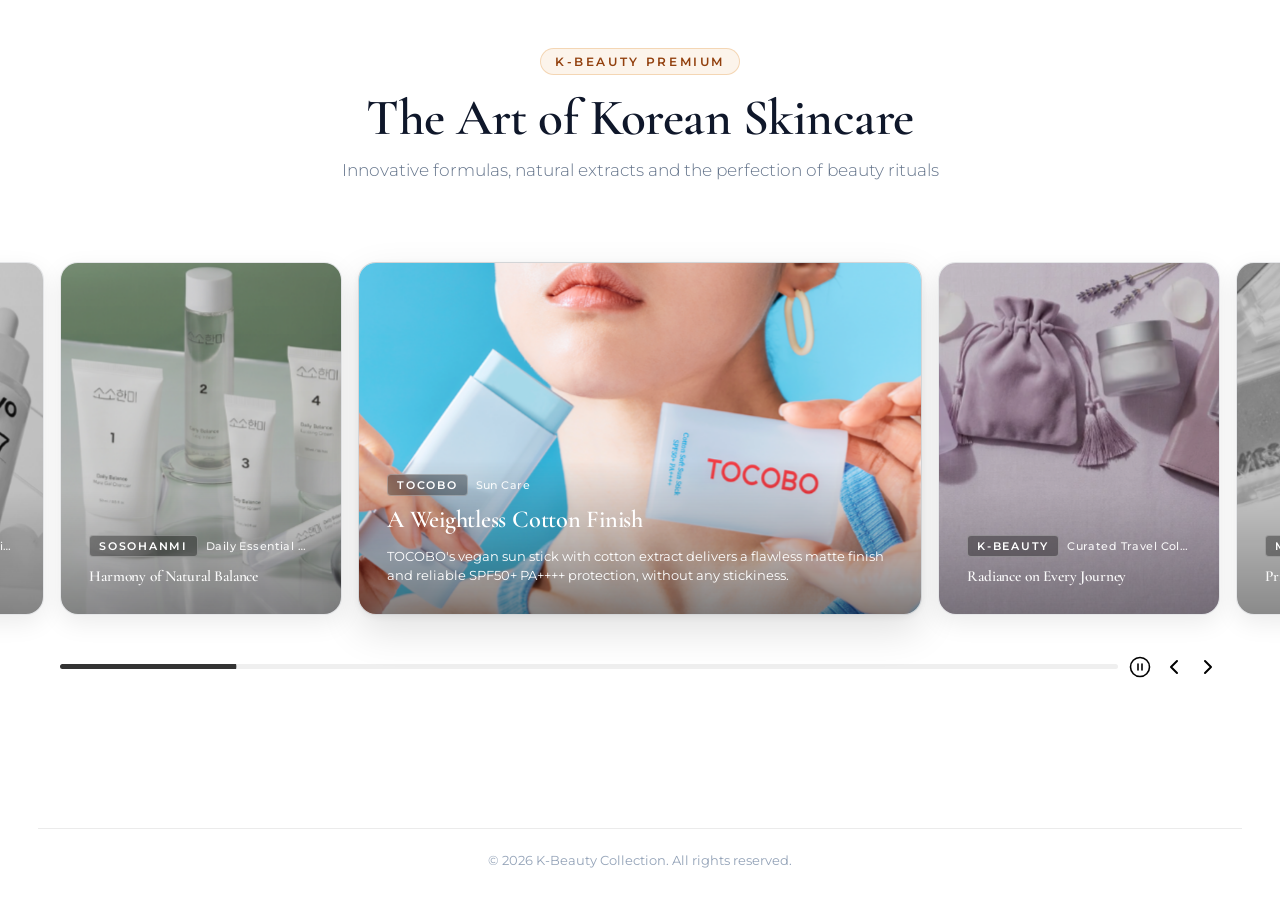
<file: banner_test/index.html>
<!DOCTYPE html>
<html lang="en">
<head>
  <meta charset="UTF-8" />
  <meta name="viewport" content="width=device-width, initial-scale=1.0" />
  <meta name="description" content="Premium Korean cosmetics: an interactive gallery of iconic brands and innovative beauty formulas." />
  <title>Premium Korean Cosmetics - Brand Collection</title>

  <!-- Google Fonts: Cormorant Garamond & Montserrat -->
  <link rel="preconnect" href="https://fonts.googleapis.com" />
  <link rel="preconnect" href="https://fonts.gstatic.com" crossorigin />
  <link href="https://fonts.googleapis.com/css2?family=Cormorant+Garamond:ital,wght@0,500;0,600;0,700;1,400;1,600&family=Montserrat:wght@300;400;500;600&display=swap" rel="stylesheet" />

  <!-- Main Stylesheet -->
  <link rel="stylesheet" href="css/style.css" />
</head>
<body>
  <div class="page-wrapper">
    <!-- Header -->
    <header class="site-header">
      <div class="header-inner">
        <span class="header-badge">K-Beauty Premium</span>
        <h1 class="header-title">The Art of Korean Skincare</h1>
        <p class="header-description">Innovative formulas, natural extracts and the perfection of beauty rituals</p>
      </div>
    </header>

    <!-- Accordion Banner Slider Section -->
    <main class="main-content">
      <section class="slider-section" aria-label="Premium brand collection">
        <div class="slider-container" role="region" aria-roledescription="carousel" aria-label="Brand banner gallery">

          <!-- Slider Track with 6 Brand Cards (5 visible on wide screens, 3 at 1480px and below) -->
          <div class="slider-track" id="sliderTrack">

            <!-- Card 0: TOCOBO -->
            <article class="slider-card" data-index="0" data-brand="tocobo" id="card-tocobo" role="group" aria-roledescription="slide" aria-label="1 of 6: TOCOBO">
              <div class="card-media">
                <img src="assets/images/banners/banner_tocobo.webp" alt="TOCOBO sun care" class="card-image" loading="eager" />
                <div class="card-scrim"></div>
              </div>
              <div class="card-content">
                <div class="card-meta">
                  <span class="card-brand-name">TOCOBO</span>
                  <span class="card-category">Sun Care</span>
                </div>
                <h2 class="card-headline">A Weightless Cotton Finish</h2>
                <div class="card-subtext-wrapper">
                  <p class="card-subtext">TOCOBO's vegan sun stick with cotton extract delivers a flawless matte finish and reliable SPF50+&nbsp;PA++++ protection, without any stickiness.</p>
                </div>
              </div>
            </article>

            <!-- Card 1: K-BEAUTY -->
            <article class="slider-card" data-index="1" data-brand="k-beauty" id="card-kbeauty" role="group" aria-roledescription="slide" aria-label="2 of 6: K-BEAUTY">
              <div class="card-media">
                <img src="assets/images/banners/banner_kbeauty.webp" alt="K-BEAUTY curated travel collection" class="card-image" loading="eager" />
                <div class="card-scrim"></div>
              </div>
              <div class="card-content">
                <div class="card-meta">
                  <span class="card-brand-name">K-BEAUTY</span>
                  <span class="card-category">Curated Travel Collection</span>
                </div>
                <h2 class="card-headline">Radiance on Every Journey</h2>
                <div class="card-subtext-wrapper">
                  <p class="card-subtext">An exclusive travel set of iconic Korean bestsellers for deep hydration and a fresh complexion, wherever in the world you are.</p>
                </div>
              </div>
            </article>

            <!-- Card 2: MISSHA -->
            <article class="slider-card" data-index="2" data-brand="missha" id="card-missha" role="group" aria-roledescription="slide" aria-label="3 of 6: MISSHA">
              <div class="card-media">
                <img src="assets/images/banners/banner_missha.webp" alt="MISSHA prismatic eye shadow" class="card-image" loading="eager" />
                <div class="card-scrim"></div>
              </div>
              <div class="card-content">
                <div class="card-meta">
                  <span class="card-brand-name">MISSHA</span>
                  <span class="card-category">Eye Makeup &amp; Glow</span>
                </div>
                <h2 class="card-headline">Prismatic Radiance for the Eyes</h2>
                <div class="card-subtext-wrapper">
                  <p class="card-subtext">The MISSHA Modern Shadow collection: a silky veil of ultra-fine pigments and multifaceted shimmer for expressive eye makeup.</p>
                </div>
              </div>
            </article>

            <!-- Card 3: REJUVELAB -->
            <article class="slider-card" data-index="3" data-brand="rejuvelab" id="card-rejuvelab" role="group" aria-roledescription="slide" aria-label="4 of 6: REJUVELAB">
              <div class="card-media">
                <img src="assets/images/banners/banner_rejuvelab.webp" alt="REJUVELAB clinical dermocosmetics" class="card-image" loading="lazy" />
                <div class="card-scrim"></div>
              </div>
              <div class="card-content">
                <div class="card-meta">
                  <span class="card-brand-name">REJUVELAB</span>
                  <span class="card-category">Clinical Dermocosmetics</span>
                </div>
                <h2 class="card-headline">Cellular PDRN Regeneration</h2>
                <div class="card-subtext-wrapper">
                  <p class="card-subtext">An innovative biotic care with salmon DNA (1400&nbsp;ppm) and retinoate awakens the skin's own resources, restoring density and youthfulness.</p>
                </div>
              </div>
            </article>

            <!-- Card 4: MANYO -->
            <article class="slider-card" data-index="4" data-brand="manyo" id="card-manyo" role="group" aria-roledescription="slide" aria-label="5 of 6: MANYO">
              <div class="card-media">
                <img src="assets/images/banners/banner_manyo.webp" alt="MANYO antioxidant brightening" class="card-image" loading="eager" />
                <div class="card-scrim"></div>
              </div>
              <div class="card-content">
                <div class="card-meta">
                  <span class="card-brand-name">MANYO</span>
                  <span class="card-category">Antioxidant Brightening</span>
                </div>
                <h2 class="card-headline">Absolute Tone Radiance</h2>
                <div class="card-subtext-wrapper">
                  <p class="card-subtext">The power of glutathione and niacinamide in the Manyo Glutathione&nbsp;7 line: effective brightening of pigmentation and a porcelain glow from within.</p>
                </div>
              </div>
            </article>

            <!-- Card 5: SOSOHANMI -->
            <article class="slider-card" data-index="5" data-brand="sosohanmi" id="card-sosohanmi" role="group" aria-roledescription="slide" aria-label="6 of 6: SOSOHANMI">
              <div class="card-media">
                <img src="assets/images/banners/banner_sosohanmi.webp" alt="SOSOHANMI daily essential care" class="card-image" loading="eager" />
                <div class="card-scrim"></div>
              </div>
              <div class="card-content">
                <div class="card-meta">
                  <span class="card-brand-name">SOSOHANMI</span>
                  <span class="card-category">Daily Essential Care</span>
                </div>
                <h2 class="card-headline">Harmony of Natural Balance</h2>
                <div class="card-subtext-wrapper">
                  <p class="card-subtext">The Sosohanmi Daily Balance ritual: gentle restoration of the skin barrier and exceptional comfort for sensitive skin.</p>
                </div>
              </div>
            </article>

          </div>

          <!-- Controls: progress bar, play/pause, prev / next -->
          <div class="slider-controls" aria-label="Slider navigation">
            <div class="slider-progress" role="presentation"><span class="slider-progress-fill"></span></div>
            <button type="button" class="slider-toggle" aria-label="Pause slideshow" title="Pause slideshow">
              <svg class="icon-pause" width="24" height="24" viewBox="0 0 24 24" fill="none" stroke="currentColor" stroke-width="1.6" stroke-linecap="round" aria-hidden="true">
                <circle cx="12" cy="12" r="9.5"></circle><line x1="10" y1="9" x2="10" y2="15"></line><line x1="14" y1="9" x2="14" y2="15"></line>
              </svg>
              <svg class="icon-play" width="24" height="24" viewBox="0 0 24 24" fill="none" stroke="currentColor" stroke-width="1.6" stroke-linejoin="round" aria-hidden="true">
                <circle cx="12" cy="12" r="9.5"></circle><polygon points="10,8.5 16,12 10,15.5" fill="currentColor"></polygon>
              </svg>
            </button>
            <button type="button" class="slider-nav-prev" aria-label="Previous slide" title="Previous slide">
              <svg width="24" height="24" viewBox="0 0 24 24" fill="none" stroke="currentColor" stroke-width="2" stroke-linecap="round" stroke-linejoin="round" aria-hidden="true"><polyline points="15 18 9 12 15 6"></polyline></svg>
            </button>
            <button type="button" class="slider-nav-next" aria-label="Next slide" title="Next slide">
              <svg width="24" height="24" viewBox="0 0 24 24" fill="none" stroke="currentColor" stroke-width="2" stroke-linecap="round" stroke-linejoin="round" aria-hidden="true"><polyline points="9 18 15 12 9 6"></polyline></svg>
            </button>
          </div>

        </div>
      </section>
    </main>

    <!-- Footer -->
    <footer class="site-footer">
      <p class="footer-text">&copy; 2026 K-Beauty Collection. All rights reserved.</p>
    </footer>
  </div>

  <!-- Scripts -->
  <script src="js/banners-data.js"></script>
  <script src="js/slider.js"></script>
</body>
</html>
</file>
<file: banner_test/css/style.css>
/* ==========================================================================
   K-Beauty Responsive Accordion Banners
   Infinite sliding accordion (indexB-style)

   Architecture:
   - Wide viewport: 5 cards visible, one active in the center (800x500 at full size)
     (4:5 - 4:5 - [4:2.5 Active] - 4:5 - 4:5). The outer 2 are clipped by the viewport edges
     and stay grayscale.
   - 1201px - 1480px: same 5 cards, center 3 sized to (viewport - 120px) so the outer 2 peek in
   - <= 1200px: active card fully visible, the 2 side cards peek in (grayscale)
   - <= 768px: single card per view
   - The whole track slides with transform; widths animate with the same duration/easing.
   - Typography: Cormorant Garamond & Montserrat
   - Strict 0 CTA Button Enforcement
   ========================================================================== */

/* --- 1. CSS Custom Properties & Design Tokens --- */
:root {
  /* Color Palette (Clean Luxury White Theme) */
  --color-bg-primary: #FFFFFF;
  --color-bg-surface: #F8FAFC;
  --color-text-header: #0F172A;
  --color-text-header-desc: #64748B;
  --color-text-primary: #FFFFFF;
  --color-text-secondary: rgba(255, 255, 255, 0.92);
  --color-text-muted: rgba(255, 255, 255, 0.72);
  --color-accent-gold: #92400E;
  --color-accent-glow: rgba(0, 0, 0, 0.08);
  --color-border-subtle: rgba(0, 0, 0, 0.08);
  --color-border-focus: rgba(0, 0, 0, 0.25);

  /* Typography */
  --font-headline: 'Cormorant Garamond', 'Times New Roman', Georgia, serif;
  --font-subtext: 'Montserrat', -apple-system, BlinkMacSystemFont, 'Segoe UI', Roboto, sans-serif;

  /* Slider Layout & Timing */
  --slide-ms: 650ms;                            /* keep in sync with MOVE_MS in slider.js */
  --slide-ease: cubic-bezier(0.25, 1, 0.5, 1);
  --ease-cinematic: cubic-bezier(0.25, 1, 0.5, 1);
  --border-radius-card: 18px;
  --gap-slider: 16px;
  --slider-max: 1632px;                         /* max width of the center 3 cards: 800px active (4:2.5) + 2 x 400px (4:5) + 2 gaps */
  --controls-max: 1400px;                       /* progress bar / buttons width */
  --slider-pad: 60px;                           /* viewport space kept beside the center 3 so the outer cards peek in */
  --slider-peek: clamp(24px, 7vw, 80px);        /* <= 1200px: visible strip of each side card */

  /* Drop Shadows & Glow */
  --shadow-card: 0 10px 30px rgba(0, 0, 0, 0.08), 0 2px 6px rgba(0, 0, 0, 0.04);
  --shadow-text: none;
  --shadow-subtext: none;
}

/* --- 2. Global Resets & Base Styles --- */
*, *::before, *::after {
  box-sizing: border-box;
  margin: 0;
  padding: 0;
}

html {
  font-size: 16px;
  -webkit-text-size-adjust: 100%;
  -webkit-font-smoothing: antialiased;
  -moz-osx-font-smoothing: grayscale;
  background-color: #FFFFFF;
  color: var(--color-text-header);
  font-family: var(--font-subtext);
}

body {
  min-height: 100vh;
  background: #FFFFFF;
  color: var(--color-text-header);
  display: flex;
  flex-direction: column;
  overflow-x: hidden;
}

.page-wrapper {
  display: flex;
  flex-direction: column;
  min-height: 100vh;
  width: 100%;
  max-width: 1440px;
  margin: 0 auto;
  padding: 0 clamp(16px, 3vw, 40px);
}

/* --- 3. Header Styling --- */
.site-header {
  padding: clamp(24px, 4vw, 48px) 0 clamp(16px, 2.5vw, 28px);
  text-align: center;
}

.header-inner {
  max-width: 760px;
  margin: 0 auto;
}

.header-badge {
  display: inline-block;
  font-family: var(--font-subtext);
  font-size: 0.75rem;
  font-weight: 600;
  text-transform: uppercase;
  letter-spacing: 0.22em;
  color: #92400E;
  background: rgba(217, 119, 6, 0.08);
  border: 1px solid rgba(217, 119, 6, 0.24);
  padding: 5px 14px;
  border-radius: 30px;
  margin-bottom: 14px;
}

.header-title {
  font-family: var(--font-headline);
  font-size: clamp(2rem, 4.2vw, 3.2rem);
  font-weight: 600;
  line-height: 1.15;
  letter-spacing: -0.01em;
  color: var(--color-text-header);
  margin-bottom: 10px;
}

.header-description {
  font-size: clamp(0.9rem, 1.4vw, 1.05rem);
  font-weight: 300;
  line-height: 1.5;
  color: var(--color-text-header-desc);
}

/* --- 4. Main Slider Section --- */
.main-content {
  flex: 1 0 auto;
  display: flex;
  flex-direction: column;
  justify-content: center;
  padding-bottom: clamp(20px, 3vw, 40px);
}

/* Full-bleed band so the outer cards can extend past the 1400px content width */
.slider-section {
  position: relative;
  width: 100vw;
  left: 50%;
  margin-left: -50vw;
  overflow-x: clip;
  padding: 0 0 40px;   /* room for card shadows (clip only affects the x axis) */
}

.slider-container {
  position: relative;
  width: 100%;
  margin: 0 auto;
  user-select: none;
  container-type: inline-size;
}

/* --- 5. Sliding Track (PC: 5 cards, <=1200: 3 cards) --- */
.slider-track {
  /*
    Active Card:    4:2.5 horizontal proportion (width 1.6H, height H)
    Inactive Cards: 4:5 vertical proportion     (width 0.8H, height H)
    Center 3 cards: 0.8H + 1.6H + 0.8H + 2G = 3.2H + 2G  <=  available width
    H = (available - 2G) / 3.2, available = min(1632px, container - 2 * side space) -> H max 500px
  */
  --card-h: calc((min(var(--slider-max), 100cqw - 2 * var(--slider-pad)) - 2 * var(--gap-slider)) / 3.2);
  display: flex;
  flex-direction: row;
  flex-wrap: nowrap;
  align-items: stretch;
  justify-content: flex-start;
  gap: var(--gap-slider);
  width: 100%;
  height: var(--card-h);
  position: relative;
  will-change: transform;
  transition: transform var(--slide-ms) var(--slide-ease);
}

/* Disables motion for silent re-centering / resize (toggled by slider.js) */
.slider-track.no-anim,
.slider-track.no-anim *,
.slider-track.no-anim *::before,
.slider-track.no-anim *::after {
  transition: none !important;
}

.slider-card {
  position: relative;
  flex: 0 0 auto;
  width: calc(var(--card-h) * 0.8);   /* 4:5 inactive */
  height: 100%;
  border-radius: var(--border-radius-card);
  overflow: hidden;
  cursor: pointer;
  background-color: var(--color-bg-surface);
  box-shadow: 0 8px 24px rgba(0, 0, 0, 0.08);
  border: 1px solid rgba(0, 0, 0, 0.08);
  transition: width var(--slide-ms) var(--slide-ease),
              transform 0.4s ease,
              border-color 0.4s ease,
              box-shadow 0.4s ease;
}

/* Active Card: 4:2.5 horizontal proportion */
.slider-card.is-active {
  width: calc(var(--card-h) * 1.6);
  cursor: default;
  border-color: rgba(0, 0, 0, 0.15);
  box-shadow: 0 16px 40px rgba(0, 0, 0, 0.12), 0 2px 8px rgba(0, 0, 0, 0.06);
}

/* Inactive Card Hover Feedback */
.slider-card:not(.is-active):hover {
  border-color: rgba(0, 0, 0, 0.2);
  transform: translateY(-2px);
  box-shadow: 0 12px 28px rgba(0, 0, 0, 0.1);
}

/* Hidden width probes read by slider.js (share the card width rules) */
.slider-card.slider-probe {
  position: absolute;
  top: 0;
  left: 0;
  visibility: hidden;
  pointer-events: none;
  transition: none !important;
}

/* <= 1200px: 3 cards. The active card is fully visible, the 2 side cards peek in
   (clipped by the viewport edges). */
@media (max-width: 1200px) {
  .slider-track {
    --view-w: calc(100cqw - 2 * (var(--slider-peek) + var(--gap-slider)));
    --card-h: calc(var(--view-w) / 1.6);
  }
}

/* --- 6. Card Media & Background Graphics --- */
.card-media {
  position: absolute;
  inset: 0;
  width: 100%;
  height: 100%;
  overflow: hidden;
}

.card-image {
  position: absolute;
  top: 0;
  left: 0;
  width: 100%;
  height: 100%;
  object-fit: cover;
  object-position: center;
  transform: scale(1.01);
  transition: transform 0.85s var(--ease-cinematic),
              filter 0.65s var(--ease-cinematic);
  will-change: transform, filter;
}

/* Default: grayscale (outer edge cards). Active card and its direct neighbours keep their colors. */
.slider-card .card-image {
  filter: grayscale(100%) brightness(0.95);
}

.slider-card.is-active .card-image,
.slider-card.is-prev .card-image,
.slider-card.is-next .card-image {
  filter: grayscale(0%) brightness(1);
}

/* <= 1200px: the side cards ARE the edge cards, so they turn grayscale */
@media (max-width: 1200px) {
  .slider-card.is-prev .card-image,
  .slider-card.is-next .card-image {
    filter: grayscale(100%) brightness(0.95);
  }
}

.slider-card:hover .card-image {
  transform: scale(1.04);
}

/* Scrim Overlays: inactive cards get a soft shade, the active card a soft bottom gradient <= 44% */
.card-scrim {
  position: absolute;
  inset: 0;
  pointer-events: none;
  transition: background 0.65s var(--ease-cinematic), opacity 0.65s var(--ease-cinematic);
}

.slider-card:not(.is-active) .card-scrim {
  background: linear-gradient(
    to top,
    rgba(0, 0, 0, 0.42) 0%,
    rgba(0, 0, 0, 0.18) 35%,
    rgba(0, 0, 0, 0.15) 100%
  );
  opacity: 1;
}

.slider-card.is-active .card-scrim {
  background: linear-gradient(
    to top,
    rgba(0, 0, 0, 0.48) 0%,
    rgba(0, 0, 0, 0.22) 22%,
    transparent 44%
  );
  opacity: 1;
}

/* --- 7. 2-Tier Text Layer & Dynamic Reveal Mechanics --- */
.card-content {
  position: absolute;
  inset: 0;
  display: flex;
  flex-direction: column;
  justify-content: flex-end;
  padding: clamp(16px, 2.2vw, 30px);
  z-index: 2;
  pointer-events: none;
}

.card-meta {
  display: flex;
  align-items: center;
  gap: 8px;
  margin-bottom: clamp(6px, 0.9vw, 10px);
}

.card-brand-name {
  font-family: var(--font-subtext);
  font-size: clamp(0.68rem, 0.8vw, 0.82rem);
  font-weight: 600;
  text-transform: uppercase;
  letter-spacing: 0.16em;
  color: #FFFFFF;
  background: rgba(0, 0, 0, 0.35);
  backdrop-filter: blur(8px);
  -webkit-backdrop-filter: blur(8px);
  border: 1px solid rgba(255, 255, 255, 0.3);
  padding: 3px 9px;
  border-radius: 4px;
  white-space: nowrap;
  flex-shrink: 0;
}

.card-category {
  font-family: var(--font-subtext);
  font-size: clamp(0.68rem, 0.8vw, 0.8rem);
  font-weight: 500;
  color: rgba(255, 255, 255, 0.92);
  letter-spacing: 0.04em;
  white-space: nowrap;
  overflow: hidden;
  text-overflow: ellipsis;
}

/* Tier 1: Headline (always visible on all cards) */
.card-headline {
  font-family: var(--font-headline);
  font-size: clamp(1.25rem, 1.9vw, 2.2rem);
  font-weight: 600;
  line-height: 1.16;
  letter-spacing: -0.01em;
  color: #FFFFFF;
  margin: 0;
  text-wrap: balance;
  transition: font-size 0.65s var(--ease-cinematic),
              transform 0.65s var(--ease-cinematic);
}

.slider-card:not(.is-active) .card-headline {
  font-size: clamp(0.95rem, 1.2vw, 1.3rem);
  line-height: 1.2;
  opacity: 0.95;
}

/* Tier 2: Subtext wrapper - inactive cards hide the subtext */
.slider-card:not(.is-active) .card-subtext-wrapper {
  max-height: 0;
  opacity: 0;
  transform: translateY(10px);
  pointer-events: none;
  overflow: hidden;
  transition: max-height 0.4s ease,
              opacity 0.3s ease,
              transform 0.3s ease;
}

/* Active card: subtext smoothly revealed */
.slider-card.is-active .card-subtext-wrapper {
  max-height: 110px;
  opacity: 1;
  transform: translateY(0);
  pointer-events: auto;
  transition: max-height 0.6s cubic-bezier(0.25, 1, 0.5, 1) 0.15s,
              opacity 0.5s ease 0.2s,
              transform 0.5s cubic-bezier(0.25, 1, 0.5, 1) 0.2s;
}

.card-subtext {
  font-family: var(--font-subtext);
  font-size: clamp(0.82rem, 0.95vw, 0.94rem);
  font-weight: 400;
  line-height: 1.48;
  color: #FFFFFF;
  margin-top: clamp(6px, 1vw, 12px);
  max-width: 620px;
}

/* --- 8. Controls: progress bar + play/pause + prev/next (indexB style) --- */
.slider-controls {
  display: flex;
  justify-content: center;
  align-items: center;
  gap: 10px;
  margin: 40px auto 0;
  max-width: var(--controls-max);
}

@media (max-width: 1480px) {
  .slider-controls {
    max-width: calc(100cqw - 2 * var(--slider-pad));
  }
}

.slider-progress {
  flex: 1 1 auto;
  height: 5px;
  border-radius: 10px;
  background: #EFEFEF;
  overflow: hidden;
}

.slider-progress-fill {
  display: block;
  width: 100%;
  height: 100%;
  border-radius: 10px;
  background: #333333;
  transform-origin: left center;
  transform: scaleX(0);
  transition: transform 0.3s ease;
}

.slider-toggle,
.slider-nav-prev,
.slider-nav-next {
  flex: 0 0 auto;
  display: flex;
  align-items: center;
  justify-content: center;
  width: 24px;
  height: 24px;
  padding: 0;
  background: none;
  border: none;
  color: #000000;
  cursor: pointer;
  transition: color 0.2s ease;
}

.slider-toggle:hover,
.slider-nav-prev:hover,
.slider-nav-next:hover {
  color: #92400E;
}

.slider-toggle:focus-visible,
.slider-nav-prev:focus-visible,
.slider-nav-next:focus-visible {
  outline: 2px solid #D4AF37;
  outline-offset: 3px;
}

.slider-toggle .icon-play { display: none; }
.slider-toggle.is-paused .icon-play { display: block; }
.slider-toggle.is-paused .icon-pause { display: none; }

/* --- 9. Mobile Responsive Layout (@media max-width: 768px) --- */
@media (max-width: 768px) {
  .slider-section {
    width: 100%;
    left: 0;
    margin-left: 0;
  }
  .slider-track {
    height: auto;
  }
  .slider-card,
  .slider-card.is-active {
    width: 100%;
    height: auto;
    aspect-ratio: 1 / 1;
  }
  .slider-card .card-subtext-wrapper {
    max-height: 110px;
    opacity: 1;
    transform: translateY(0);
    overflow: visible;
    pointer-events: auto;
  }
  .card-content {
    padding: clamp(14px, 4vw, 20px);
  }
  .card-headline {
    font-size: clamp(1.15rem, 4.5vw, 1.5rem);
    line-height: 1.2;
  }
  .card-subtext {
    font-size: clamp(0.76rem, 3.2vw, 0.88rem);
    line-height: 1.42;
    margin-top: 6px;
  }
  .slider-controls {
    max-width: 100%;
    margin-top: 24px;
  }
}

/* --- 10. Footer Styling --- */
.site-footer {
  text-align: center;
  padding: 24px 0 32px;
  color: #94A3B8;
  font-size: 0.8rem;
  border-top: 1px solid rgba(0, 0, 0, 0.08);
  margin-top: 20px;
}
</file>
